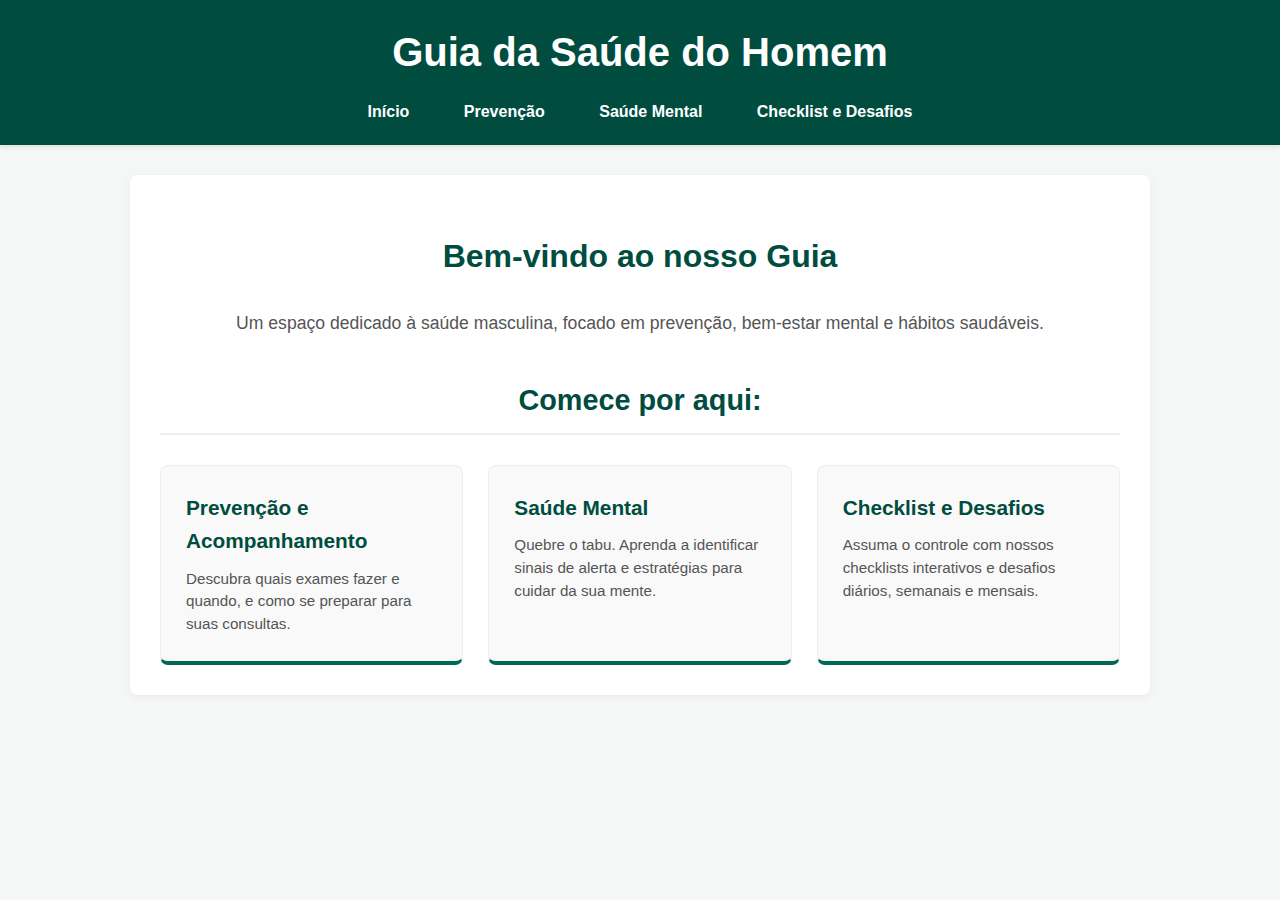
<file: index.html>
<!DOCTYPE html>
<html lang="pt-br">
<head>
    <meta charset="UTF-8">
    <meta name="viewport" content="width=device-width, initial-scale=1.0">
    <link rel="stylesheet" href="style.css">
    <title>Guia da Saúde do Homem</title>
</head>
<body>

    <header>
        <h1><a href="index.html">Guia da Saúde do Homem</a></h1>
        <nav aria-label="Navegação principal">
            <ul>
                <li><a href="index.html" aria-current="page">Início</a></li>
                <li><a href="prevencao.html">Prevenção</a></li>
                <li><a href="saude-mental.html">Saúde Mental</a></li>
                <li><a href="checklist.html">Checklist e Desafios</a></li>
            </ul>
        </nav>
    </header>

    <div class="container">
        <main>
            <section class="boas-vindas">
                <h2>Bem-vindo ao nosso Guia</h2>
                <p>Um espaço dedicado à saúde masculina, focado em prevenção, bem-estar mental e hábitos saudáveis.</p>
            </section>

            <section class="links-rapidos">
                
                <h3 class="titulo-secao-home">Comece por aqui:</h3>
                
                <div class="grid-links-home">

                    <a href="prevencao.html" class="card-link-home">
                        <h4>Prevenção e Acompanhamento</h4>
                        <p>Descubra quais exames fazer e quando, e como se preparar para suas consultas.</p>
                    </a>
                    
                    <a href="saude-mental.html" class="card-link-home">
                        <h4>Saúde Mental</h4>
                        <p>Quebre o tabu. Aprenda a identificar sinais de alerta e estratégias para cuidar da sua mente.</p>
                    </a>
                    
                    <a href="checklist.html" class="card-link-home">
                        <h4>Checklist e Desafios</h4>
                        <p>Assuma o controle com nossos checklists interativos e desafios diários, semanais e mensais.</p>
                    </a>

                </div>
            </section>
            
        </main>
    </div>

</body>
</html>
</file>
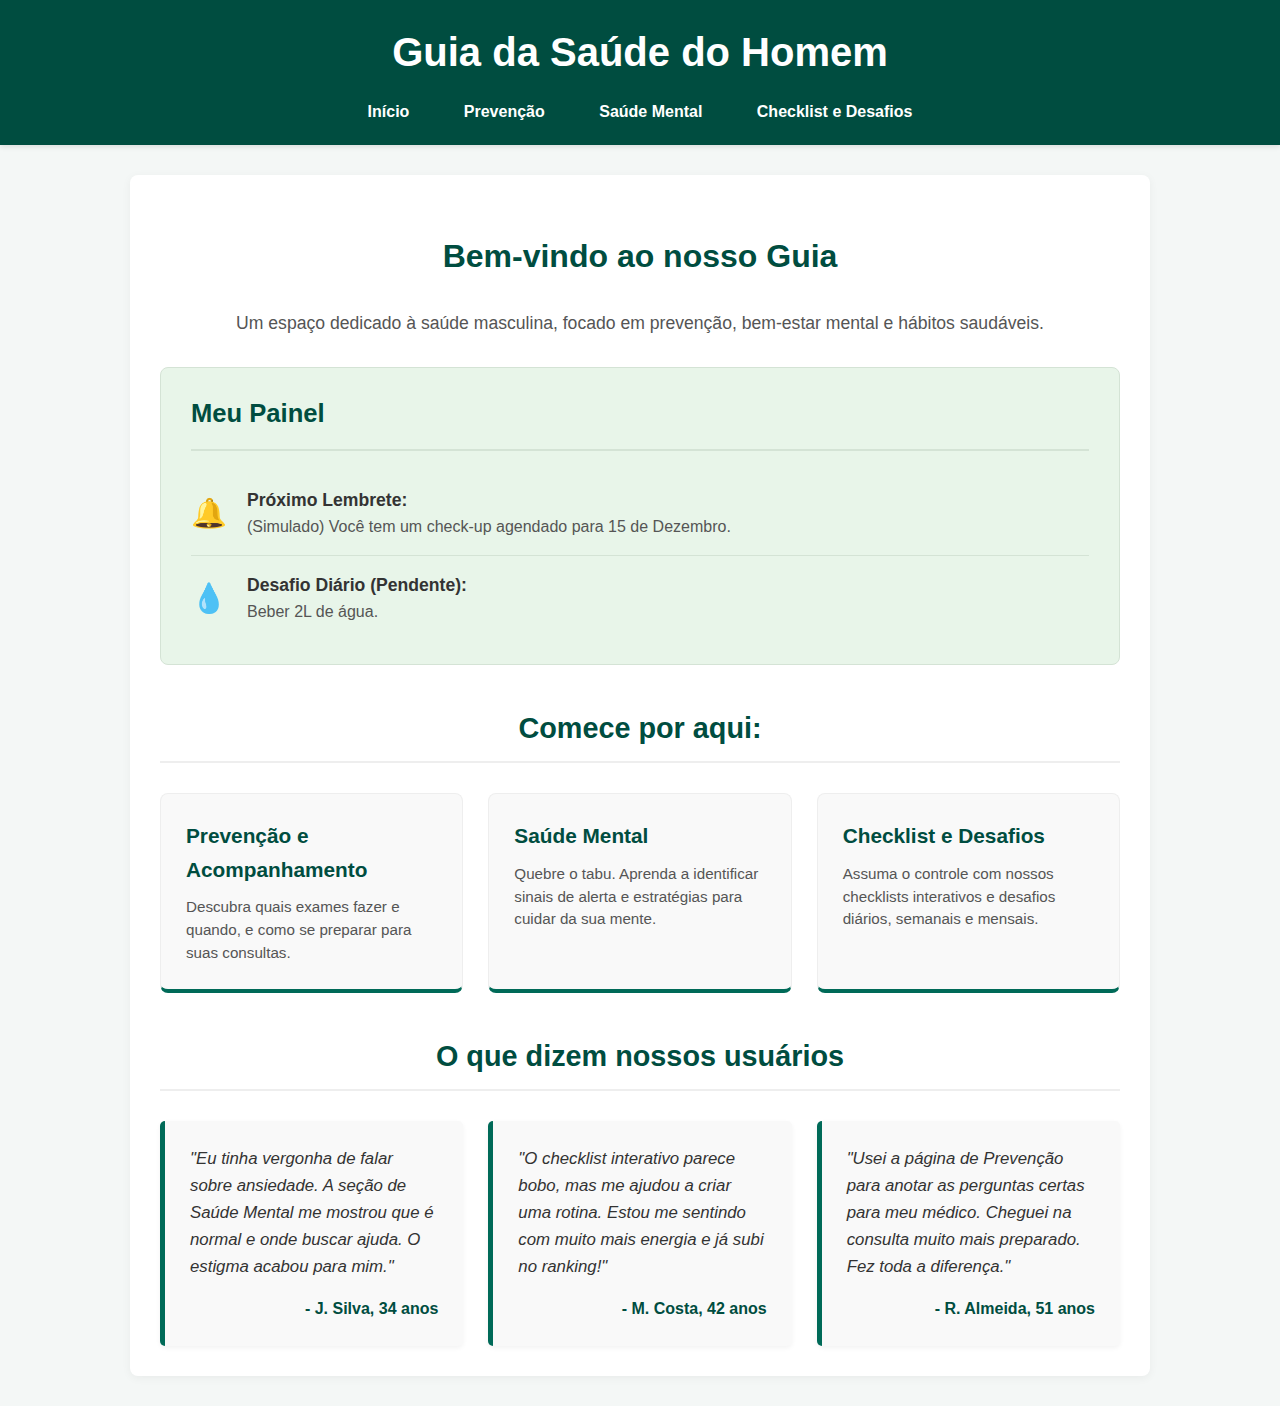
<file: home.html>
<!DOCTYPE html>
<html lang="pt-br">
<head>
    <meta charset="UTF-8">
    <meta name="viewport" content="width=device-width, initial-scale=1.0">
    <link rel="stylesheet" href="style.css">
    <title>Guia da Saúde do Homem</title>
</head>
<body>

    <header>
        <h1><a href="home.html">Guia da Saúde do Homem</a></h1>
        <nav aria-label="Navegação principal">
            <ul>
                <li><a href="home.html" aria-current="page">Início</a></li>
                <li><a href="prevencao.html">Prevenção</a></li>
                <li><a href="saude-mental.html">Saúde Mental</a></li>
                <li><a href="checklist.html">Checklist e Desafios</a></li>
            </ul>
        </nav>
    </header>

    <div class="container">
        <main>
            <section class="boas-vindas">
                <h2>Bem-vindo ao nosso Guia</h2>
                <p>Um espaço dedicado à saúde masculina, focado em prevenção, bem-estar mental e hábitos saudáveis.</p>
            </section> 

            <section class="painel-rapido">
                <h3>Meu Painel</h3>
                <ul class="painel-lista"> 
                    <li>
                        <span class="painel-icone">🔔</span>
                        <div class="painel-texto">
                            <strong>Próximo Lembrete:</strong>
                            <span>(Simulado) Você tem um check-up agendado para 15 de Dezembro.</span>
                        </div>
                    </li>
                    <li>
                        <span class="painel-icone">💧</span>
                        <div class="painel-texto">
                            <strong>Desafio Diário (Pendente):</strong>
                            <span>Beber 2L de água.</span>
                        </div>
                        
                </ul>
            </section>

            <section class="links-rapidos">
                
                
                <h3 class="titulo-secao-home">Comece por aqui:</h3>
                
                
                <div class="grid-links-home">

                    <a href="prevencao.html" class="card-link-home">
                        <h4>Prevenção e Acompanhamento</h4>
                        <p>Descubra quais exames fazer e quando, e como se preparar para suas consultas.</p>
                    </a>
                    
                    <a href="saude-mental.html" class="card-link-home">
                        <h4>Saúde Mental</h4>
                        <p>Quebre o tabu. Aprenda a identificar sinais de alerta e estratégias para cuidar da sua mente.</p>
                    </a>
                    
                    <a href="checklist.html" class="card-link-home">
                        <h4>Checklist e Desafios</h4>
                        <p>Assuma o controle com nossos checklists interativos e desafios diários, semanais e mensais.</p>
                    </a>

                </div>

            <section class="depoimentos">
                    <h3 class="titulo-secao-home">O que dizem nossos usuários</h3>
    
                <div class="grid-depoimentos">
        
                <div class="card-depoimento">
                    <p class="depoimento-texto">"Eu tinha vergonha de falar sobre ansiedade. A seção de Saúde Mental me mostrou que é normal e onde buscar ajuda. O estigma acabou para mim."</p>
                    <p class="depoimento-autor">- J. Silva, 34 anos</p>
                </div>
        
                <div class="card-depoimento">
                    <p class="depoimento-texto">"O checklist interativo parece bobo, mas me ajudou a criar uma rotina. Estou me sentindo com muito mais energia e já subi no ranking!"</p>
                    <p class="depoimento-autor">- M. Costa, 42 anos</p>
                </div>

                <div class="card-depoimento">
                    <p class="depoimento-texto">"Usei a página de Prevenção para anotar as perguntas certas para meu médico. Cheguei na consulta muito mais preparado. Fez toda a diferença."</p>
                    <p class="depoimento-autor">- R. Almeida, 51 anos</p>
                </div>

    </div>
</section>
            </section>
            
        </main>
    </div>

</body>
</html>
</file>
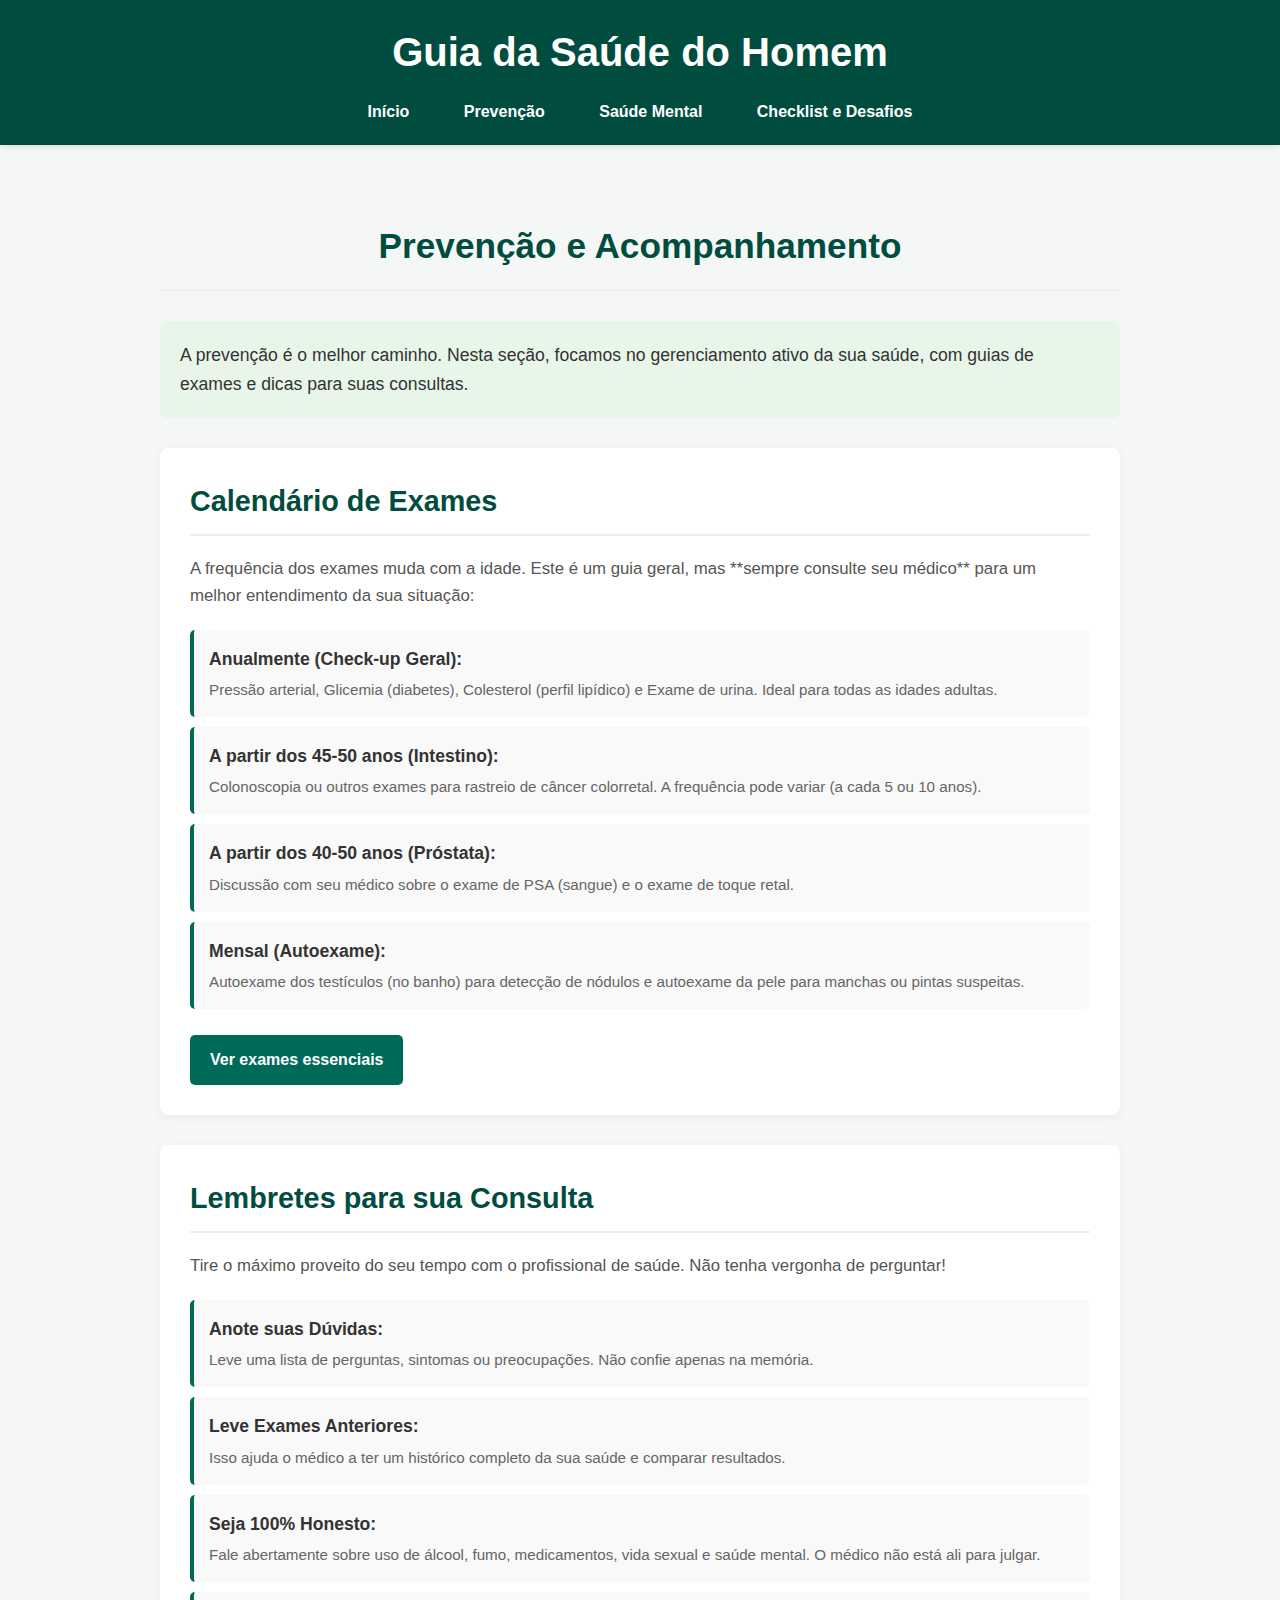
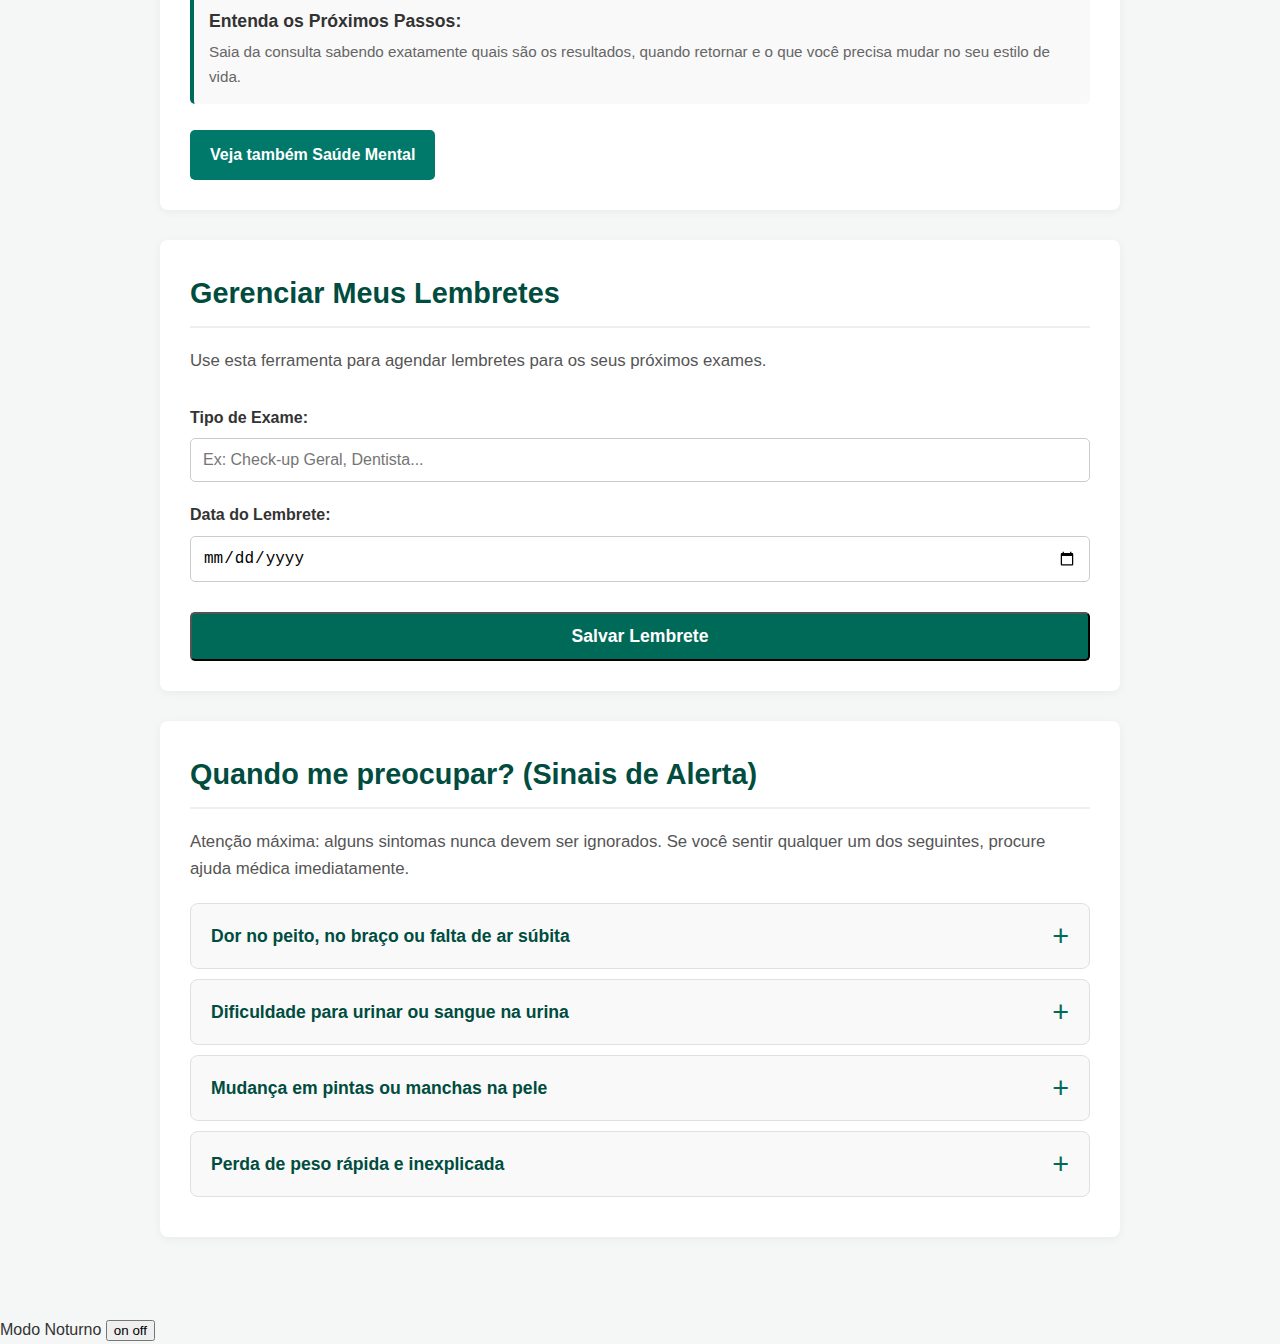
<file: prevencao.html>
<!DOCTYPE html>
<html lang="pt-br">
<head>
    <meta charset="UTF-8">
    <meta name="viewport" content="width=device-width, initial-scale=1.0">
    <link rel="stylesheet" href="style.css">
    <title>Prevenção - Saúde do Homem</title>
</head>
<body>

    <header>
        <h1><a href="home.html">Guia da Saúde do Homem</a></h1>
        <nav>
            <ul>
                <li><a href="home.html">Início</a></li>
                <li><a href="prevencao.html">Prevenção</a></li>
                <li><a href="saude-mental.html">Saúde Mental</a></li>
                <li><a href="checklist.html">Checklist e Desafios</a></li>
            </ul>
        </nav>
    </header>

    <main>
        <section class="container-prevencao"> 
            
            <h1>Prevenção e Acompanhamento</h1>

            <div class="intro-section">
                <p>A prevenção é o melhor caminho. Nesta seção, focamos no gerenciamento ativo da sua saúde, com guias de exames e dicas para suas consultas.</p>
            </div>

            <section class="card-topico" id="calendario">
                <div class="card-header">
                    <h2>Calendário de Exames</h2>
                </div>
                <p>A frequência dos exames muda com a idade. Este é um guia geral, mas **sempre consulte seu médico** para um melhor entendimento da sua situação:</p>
                
                <ul class="checklist-items">
                    <li>
                        <strong>Anualmente (Check-up Geral):</strong>
                        <p class="item-description">Pressão arterial, Glicemia (diabetes), Colesterol (perfil lipídico) e Exame de urina. Ideal para todas as idades adultas.</p>
                    </li>
                    <li>
                        <strong>A partir dos 45-50 anos (Intestino):</strong>
                        <p class="item-description">Colonoscopia ou outros exames para rastreio de câncer colorretal. A frequência pode variar (a cada 5 ou 10 anos).</p>
                    </li>
                    <li>
                        <strong>A partir dos 40-50 anos (Próstata):</strong>
                        <p class="item-description">Discussão com seu médico sobre o exame de PSA (sangue) e o exame de toque retal.</p>
                    </li>
                    <li>
                        <strong>Mensal (Autoexame):</strong>
                        <p class="item-description">Autoexame dos testículos (no banho) para detecção de nódulos e autoexame da pele para manchas ou pintas suspeitas.</p>
                    </li>
                </ul>
                <a href="checklist.html" class="btn btn-primary">Ver exames essenciais</a>
            </section>

            <section class="card-topico" id="consultas">
                <div class="card-header">
                    <h2>Lembretes para sua Consulta</h2>
                </div>
                <p>Tire o máximo proveito do seu tempo com o profissional de saúde. Não tenha vergonha de perguntar!</p>
                
                <ul class="checklist-items">
                    <li>
                        <strong>Anote suas Dúvidas:</strong>
                        <p class="item-description">Leve uma lista de perguntas, sintomas ou preocupações. Não confie apenas na memória.</p>
                    </li>
                    <li>
                        <strong>Leve Exames Anteriores:</strong>
                        <p class="item-description">Isso ajuda o médico a ter um histórico completo da sua saúde e comparar resultados.</p>
                    </li>
                    <li>
                        <strong>Seja 100% Honesto:</strong>
                        <p class="item-description">Fale abertamente sobre uso de álcool, fumo, medicamentos, vida sexual e saúde mental. O médico não está ali para julgar.</p>
                    </li>
                    <li>
                        <strong>Entenda os Próximos Passos:</strong>
                        <p class="item-description">Saia da consulta sabendo exatamente quais são os resultados, quando retornar e o que você precisa mudar no seu estilo de vida.</p>
                    </li>
                </ul>
                <a href="saude-mental.html" class="btn btn-secondary">Veja também Saúde Mental</a>
            </section>

            <section class="card-topico" id="gerenciar-lembretes">
                <div class="card-header">
                    <h2>Gerenciar Meus Lembretes</h2>
                </div>
                <p>Use esta ferramenta para agendar lembretes para os seus próximos exames.</p>

                <div id="lista-lembretes-container">
                    </div>

                <form id="lembrete-form">
                    
                    <label for="lembrete-nome">Tipo de Exame:</label>
                    <input type="text" id="lembrete-nome" placeholder="Ex: Check-up Geral, Dentista..." required>

                    <label for="lembrete-data">Data do Lembrete:</label>
                    <input type="date" id="lembrete-data" required>
                    
                    <div id="lembrete-success" class="success-text"></div>

                    <button type="submit" class="btn btn-primary">Salvar Lembrete</button>

                </form>
            </section>
            <section class="card-topico" id="sinais-alerta">
                <div class="card-header">
                    <h2>Quando me preocupar? (Sinais de Alerta)</h2>
                </div>
                <p>Atenção máxima: alguns sintomas nunca devem ser ignorados. Se você sentir qualquer um dos seguintes, procure ajuda médica imediatamente.</p>
            
                <div class="toggle-list">
                    
                    <details>
                        <summary>Dor no peito, no braço ou falta de ar súbita</summary>
                        <div class="toggle-content">
                            <p><strong>Ação Imediata:</strong> Procure atendimento de emergência (ligue 192 ou vá ao hospital). Estes são sinais clássicos de um infarto ou problema cardíaco. Não espere.</p>
                        </div>
                    </details>
            
                    <details>
                        <summary>Dificuldade para urinar ou sangue na urina</summary>
                        <div class="toggle-content">
                            <p><strong>Ação:</strong> Marque uma consulta com um urologista. Isso pode indicar problemas na próstata, infecções ou outras condições sérias. Não é "normal" do envelhecimento.</p>
                        </div>
                    </details>
            
                    <details>
                        <summary>Mudança em pintas ou manchas na pele</summary>
                        <div class="toggle-content">
                            <p><strong>Ação:</strong> Consulte um dermatologista. Mudanças na cor, formato, tamanho ou borda de uma pinta são sinais de alerta para o câncer de pele.</p>
                        </div>
                    </details>

                    <details>
                        <summary>Perda de peso rápida e inexplicada</summary>
                        <div class="toggle-content">
                            <p><strong>Ação:</strong> Agende um check-up com seu médico. Perder peso sem tentar pode ser um sinal de diversas condições subjacentes, incluindo diabetes ou câncer.</p>
                        </div>
                    </details>

                </div>
            </section>

        </section> </main>
    <div class="accessibility-fixed-btn">
        <div class="switch">
            <label 
                for="switch-button"
                class="switch__label">
                Modo Noturno
            </label>
            <button
                id="switch-button" 
                class="switch__button"
                role="switch"
                aria-checked="false">
                <span class="button__text--on">on</span>
                <span class="button__text--off">off</span>
            </button>
        </div>
    </div>
    
    <script src="accessibility.js" defer></script>
    <script>
        // 1. Seleciona os elementos do formulário e da lista
        const lembreteForm = document.getElementById('lembrete-form');
        const lembreteNomeInput = document.getElementById('lembrete-nome');
        const lembreteDataInput = document.getElementById('lembrete-data');
        const lembreteSuccess = document.getElementById('lembrete-success');
        const listaContainer = document.getElementById('lista-lembretes-container');

        // 2. Função para formatar a data (AAAA-MM-DD -> DD/MM/AAAA)
        function formatarData(data) {
            const [ano, mes, dia] = data.split('-');
            return `${dia}/${mes}/${ano}`;
        }

        // 3. Função para adicionar um item de lembrete na tela
        function adicionarLembreteNaTela(nome, data) {
            const dataFormatada = formatarData(data);

            const divLembrete = document.createElement('div');
            divLembrete.className = 'item-lembrete';
            
            // Guarda os dados no elemento (para ser fácil de apagar)
            divLembrete.dataset.nome = nome;
            divLembrete.dataset.data = data;

            divLembrete.innerHTML = `
                <div class="item-lembrete-texto">
                    <strong>${nome}</strong>
                    <span>${dataFormatada}</span>
                </div>
                <button class="item-lembrete-apagar" title="Apagar lembrete">X</button>
            `;

            // Adiciona o novo lembrete à lista na tela
            listaContainer.appendChild(divLembrete);
        }

        // 4. Função para carregar lembretes do localStorage
        function carregarLembretes() {
            const lembretesSalvos = JSON.parse(localStorage.getItem('meusLembretes')) || [];
            listaContainer.innerHTML = ''; // Limpa a lista antes de carregar
            lembretesSalvos.forEach(lembrete => {
                adicionarLembreteNaTela(lembrete.nome, lembrete.data);
            });
        }

        // 5. Função para salvar o lembrete no localStorage
        function salvarLembrete(nome, data) {
            const lembretesSalvos = JSON.parse(localStorage.getItem('meusLembretes')) || [];
            lembretesSalvos.push({ nome: nome, data: data });
            localStorage.setItem('meusLembretes', JSON.stringify(lembretesSalvos));
        }

        // 6. Função para apagar o lembrete
        function apagarLembrete(nome, data) {
            let lembretesSalvos = JSON.parse(localStorage.getItem('meusLembretes')) || [];
            // Filtra o array, removendo o item que queremos apagar
            lembretesSalvos = lembretesSalvos.filter(l => l.nome !== nome || l.data !== data);
            // Salva o novo array (sem o item)
            localStorage.setItem('meusLembretes', JSON.stringify(lembretesSalvos));
            // Recarrega a lista na tela
            carregarLembretes();
        }

        // 7. Event Listener do Formulário (O que acontece ao clicar em "Salvar")
        lembreteForm.addEventListener('submit', (event) => {
            event.preventDefault(); // Impede a página de recarregar

            // Pega os valores
            const nome = lembreteNomeInput.value;
            const data = lembreteDataInput.value;

            // Adiciona na tela
            adicionarLembreteNaTela(nome, data);
            
            // Salva no localStorage
            salvarLembrete(nome, data);

            // Mostra a mensagem de sucesso
            lembreteSuccess.textContent = '✅ Lembrete salvo com sucesso!';
            lembreteSuccess.style.display = 'block';
            lembreteForm.reset(); // Limpa o formulário

            setTimeout(() => {
                lembreteSuccess.style.display = 'none';
            }, 4000);
        });

        // 8. Event Listener para os botões de APAGAR
        listaContainer.addEventListener('click', (event) => {
            // Verifica se o clique foi no botão de apagar
            if (event.target.classList.contains('item-lembrete-apagar')) {
                const item = event.target.closest('.item-lembrete');
                const nome = item.dataset.nome;
                const data = item.dataset.data;
                apagarLembrete(nome, data);
            }
        });

        // 9. CARREGA TUDO: Chama a função para carregar os lembretes assim que a página abre
        carregarLembretes();

    </script>

</body>
</html>
</file>
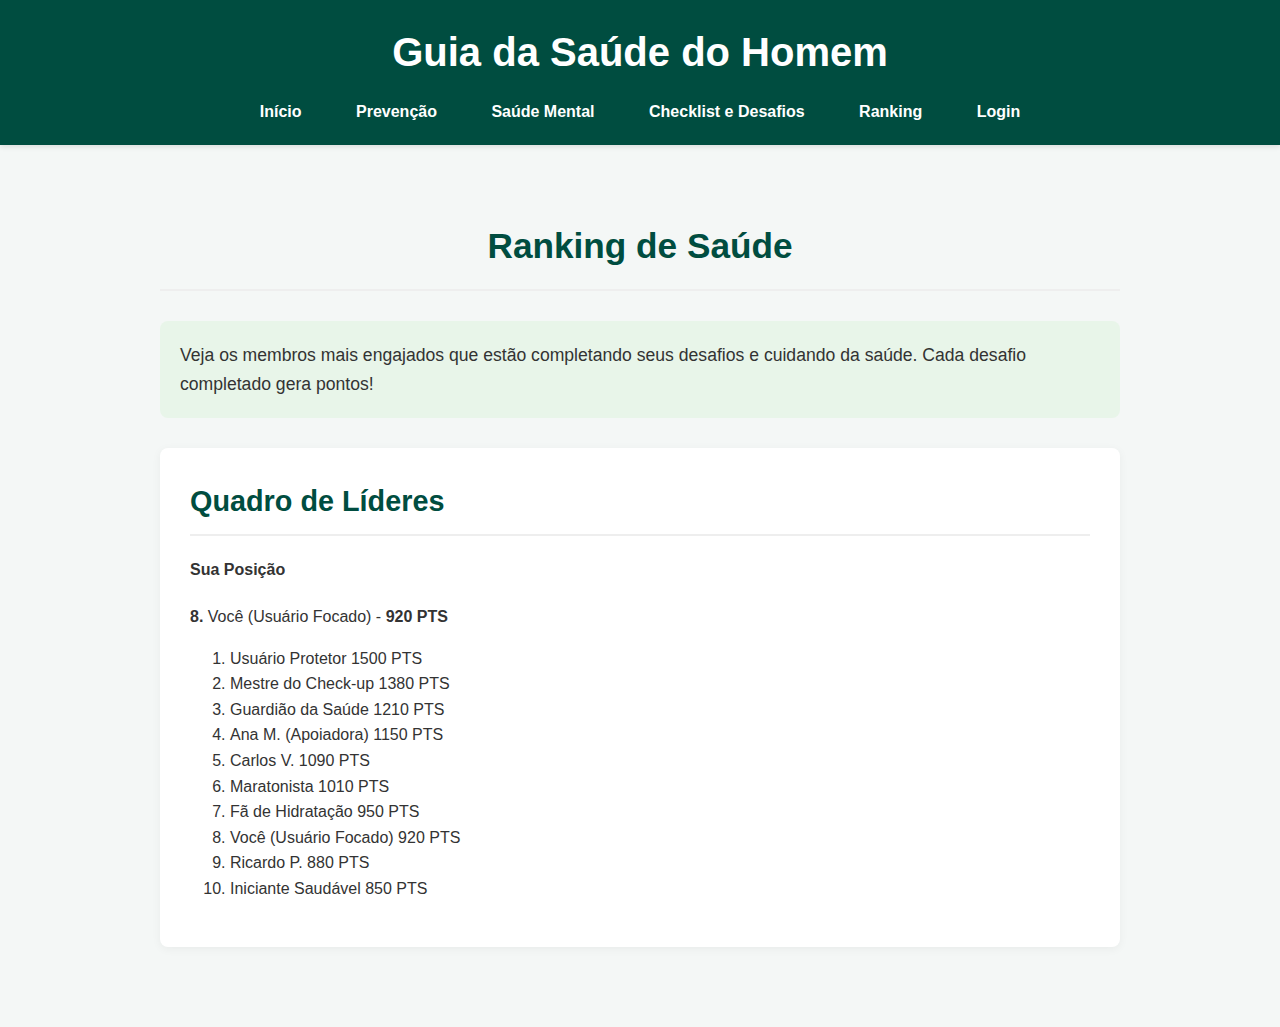
<file: ranking.html>
<!DOCTYPE html>
<html lang="pt-br">
<head>
    <meta charset="UTF-8">
    <meta name="viewport" content="width=device-width, initial-scale=1.0">
    <link rel="stylesheet" href="style.css">
    <title>Ranking - Guia da Saúde do Homem</title>
</head>
<body>

    <header>
        <h1><a href="index.html">Guia da Saúde do Homem</a></h1>
        <nav aria-label="Navegação principal">
            <ul>
                <li><a href="index.html">Início</a></li>
                <li><a href="prevencao.html">Prevenção</a></li>
                <li><a href="saude-mental.html">Saúde Mental</a></li>
                <li><a href="checklist.html">Checklist e Desafios</a></li>
                <li><a href="ranking.html" aria-current="page">Ranking</a></li>
                <li><a href="login.html" class="login-link-nav">Login</a></li>
            </ul>
        </nav>
    </header>

    <main>
        <section class="container-prevencao"> 
            
            <h1>Ranking de Saúde</h1>

            <div class="intro-section">
                <p>Veja os membros mais engajados que estão completando seus desafios e cuidando da saúde. Cada desafio completado gera pontos!</p>
            </div>

            <section class="card-topico" id="ranking-board">
                <div class="card-header">
                    <h2>Quadro de Líderes</h2>
                </div>
                
                <div class="user-rank-highlight">
                    <h4>Sua Posição</h4>
                    <p><strong>8.</strong> Você (Usuário Focado) - <strong>920 PTS</strong></p>
                </div>

                <ol class="leaderboard-list">
                    <li>
                        <span class="rank-name">Usuário Protetor</span>
                        <span class="rank-score">1500 PTS</span>
                    </li>
                    <li>
                        <span class="rank-name">Mestre do Check-up</span>
                        <span class="rank-score">1380 PTS</span>
                    </li>
                    <li>
                        <span class="rank-name">Guardião da Saúde</span>
                        <span class="rank-score">1210 PTS</span>
                    </li>
                    <li>
                        <span class="rank-name">Ana M. (Apoiadora)</span>
                        <span class="rank-score">1150 PTS</span>
                    </li>
                    <li>
                        <span class="rank-name">Carlos V.</span>
                        <span class="rank-score">1090 PTS</span>
                    </li>
                    <li>
                        <span class="rank-name">Maratonista</span>
                        <span class="rank-score">1010 PTS</span>
                    </li>
                    <li>
                        <span class="rank-name">Fã de Hidratação</span>
                        <span class="rank-score">950 PTS</span>
                    </li>
                    <li>
                        <span class="rank-name">Você (Usuário Focado)</span>
                        <span class="rank-score">920 PTS</span>
                    </li>
                    <li>
                        <span class="rank-name">Ricardo P.</span>
                        <span class="rank-score">880 PTS</span>
                    </li>
                    <li>
                        <span class="rank-name">Iniciante Saudável</span>
                        <span class="rank-score">850 PTS</span>
                    </li>
                </ol>
            </section>

        </section>
    </main>

</body>
</html>
</file>
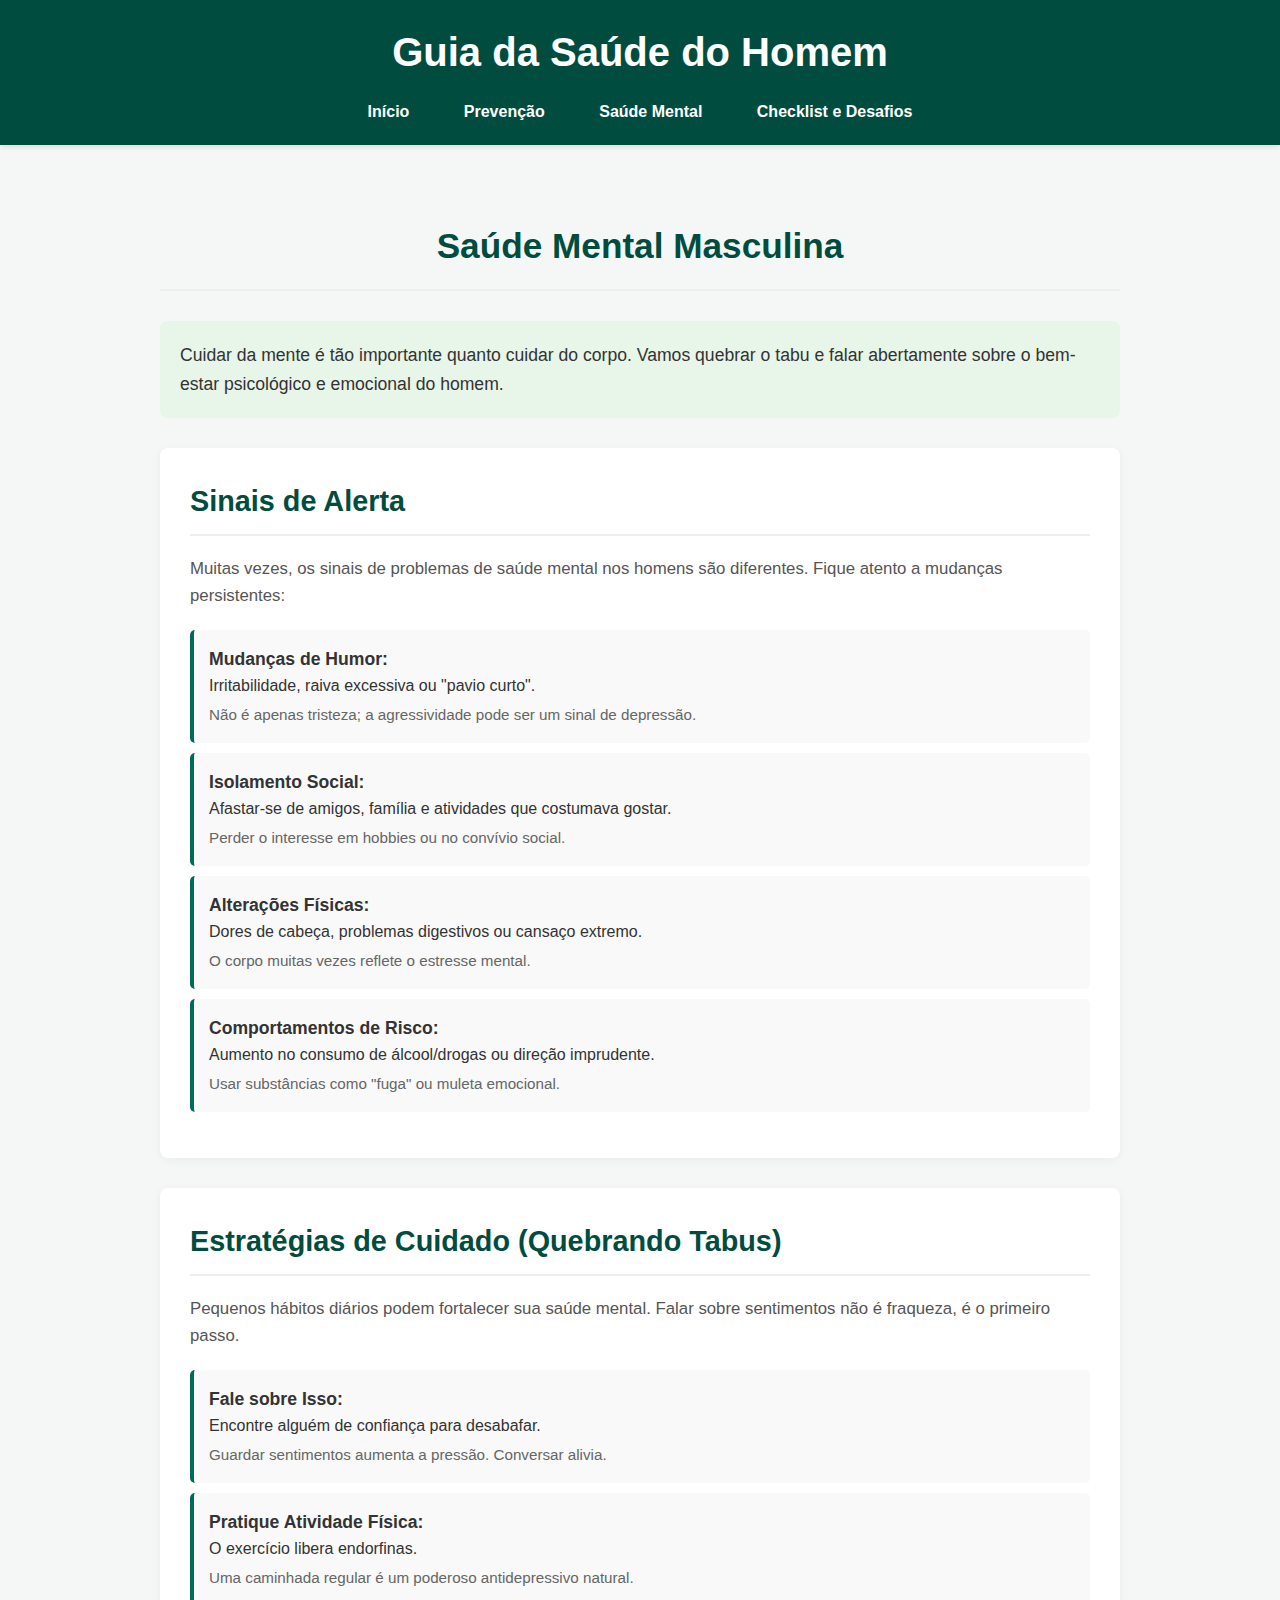
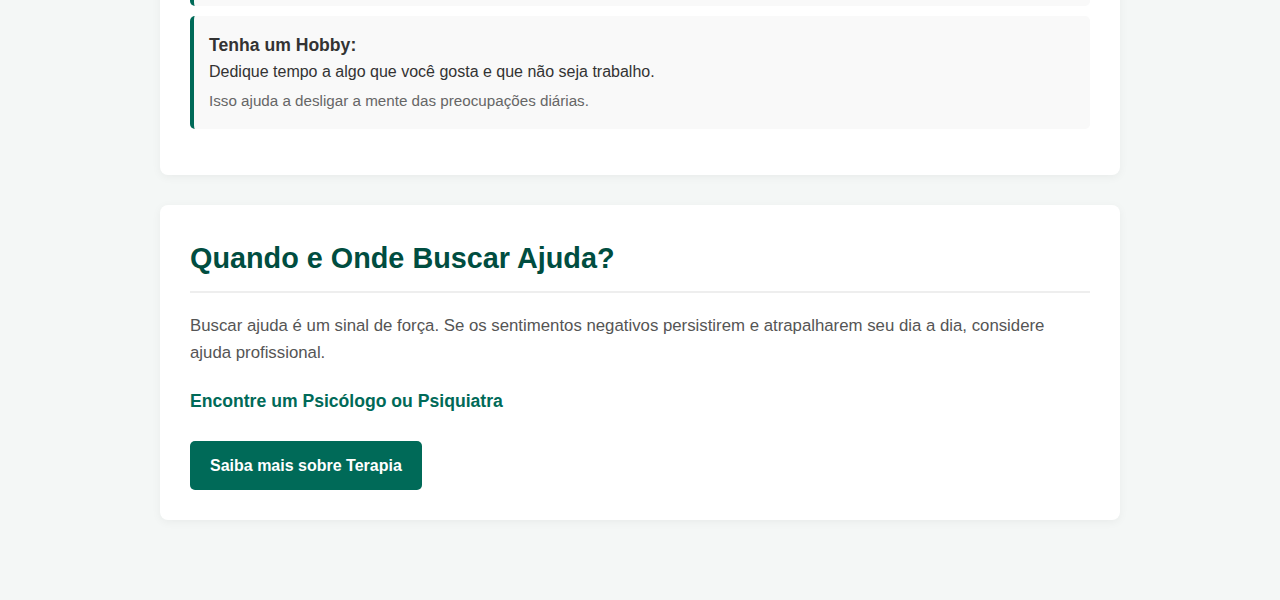
<file: saude-mental.html>
<!DOCTYPE html>
<html lang="pt-br">
<head>
    <meta charset="UTF-8">
    <meta name="viewport" content="width=device-width, initial-scale=1.0">
    <link rel="stylesheet" href="style.css">
    <title>Saúde Mental - Guia da Saúde do Homem</title>
</head>
<body>

    <header>
        <h1><a href="index.html">Guia da Saúde do Homem</a></h1>
        <nav aria-label="Navegação principal">
            <ul>
                <li><a href="index.html">Início</a></li>
                <li><a href="prevencao.html">Prevenção</a></li>
                <li><a href="saude-mental.html" aria-current="page">Saúde Mental</a></li>
                <li><a href="checklist.html">Checklist e Desafios</a></li>
            </ul>
        </nav>
    </header>

    <main>
        <section class="container-prevencao"> 
            
            <h1>Saúde Mental Masculina</h1>

            <div class="intro-section">
                <p>Cuidar da mente é tão importante quanto cuidar do corpo. Vamos quebrar o tabu e falar abertamente sobre o bem-estar psicológico e emocional do homem.</p>
            </div>

            <section class="card-topico" id="sinais">
                <div class="card-header">
                    <h2>Sinais de Alerta</h2>
                </div>
                <p>Muitas vezes, os sinais de problemas de saúde mental nos homens são diferentes. Fique atento a mudanças persistentes:</p>
                
                <ul class="checklist-items">
                    <li>
                        <strong>Mudanças de Humor:</strong> Irritabilidade, raiva excessiva ou "pavio curto".
                        <p class="item-description">Não é apenas tristeza; a agressividade pode ser um sinal de depressão.</p>
                    </li>
                    <li>
                        <strong>Isolamento Social:</strong> Afastar-se de amigos, família e atividades que costumava gostar.
                        <p class="item-description">Perder o interesse em hobbies ou no convívio social.</p>
                    </li>
                    <li>
                        <strong>Alterações Físicas:</strong> Dores de cabeça, problemas digestivos ou cansaço extremo.
                        <p class="item-description">O corpo muitas vezes reflete o estresse mental.</p>
                    </li>
                    <li>
                        <strong>Comportamentos de Risco:</strong> Aumento no consumo de álcool/drogas ou direção imprudente.
                        <p class="item-description">Usar substâncias como "fuga" ou muleta emocional.</p>
                    </li>
                </ul>
            </section>

            <section class="card-topico" id="estrategias">
                <div class="card-header">
                    <h2>Estratégias de Cuidado (Quebrando Tabus)</h2>
                </div>
                <p>Pequenos hábitos diários podem fortalecer sua saúde mental. Falar sobre sentimentos não é fraqueza, é o primeiro passo.</p>
                
                <ul class="checklist-items">
                    <li>
                        <strong>Fale sobre Isso:</strong> Encontre alguém de confiança para desabafar.
                        <p class="item-description">Guardar sentimentos aumenta a pressão. Conversar alivia.</p>
                    </li>
                    <li>
                        <strong>Pratique Atividade Física:</strong> O exercício libera endorfinas.
                        <p class="item-description">Uma caminhada regular é um poderoso antidepressivo natural.</p>
                    </li>
                    <li>
                        <strong>Tenha um Hobby:</strong> Dedique tempo a algo que você gosta e que não seja trabalho.
                        <p class="item-description">Isso ajuda a desligar a mente das preocupações diárias.</p>
                    </li>
                </ul>
            </section>

            <section class="card-topico" id="ajuda">
                <div class="card-header">
                    <h2>Quando e Onde Buscar Ajuda?</h2>
                </div>
                <p>Buscar ajuda é um sinal de força. Se os sentimentos negativos persistirem e atrapalharem seu dia a dia, considere ajuda profissional.</p>
                
                <ul class="resource-links"> 
                    <li><a href="#">Encontre um Psicólogo ou Psiquiatra</a></li>
                    
                </ul>

                <a href="#" class="btn btn-primary">Saiba mais sobre Terapia</a>
            </section>

        </section>
    </main>

</body>
</html>
</file>
<file: style.css>
body {
    margin: 0;
    padding: 0;
    font-family: -apple-system, BlinkMacSystemFont, "Segoe UI", Roboto, Helvetica, Arial, sans-serif;
    background-color: #f4f7f6;
    color: #333; 
    line-height: 1.6;
}

/* Estilização do Cabeçalho */
header {
    background-color: #004d40; 
    color: #ffffff;
    padding: 20px 0;
    text-align: center;
    box-shadow: 0 2px 5px rgba(0, 0, 0, 0.1);
}

header h1 {
    margin: 0;
    font-size: 2.5rem; /* Tamanho maior para o título principal */
}

header h1 a {
    color: #ffffff;
    text-decoration: none; /* Remove o sublinhado do link */
}

/* Estilização da Navegação (Menu) */
header nav {
    margin-top: 15px;
}

header nav ul {
    margin: 0;
    padding: 0;
    list-style: none; /* Remove as "bolinhas" da lista */
}

header nav li {
    display: inline-block; /* Coloca os itens do menu lado a lado */
    margin: 0 15px; /* Espaçamento entre os itens */
}

header nav a {
    color: #ffffff;
    text-decoration: none;
    font-size: 1rem;
    font-weight: bold;
    padding: 5px 10px;
    border-radius: 5px;
    transition: background-color 0.3s ease; /* Efeito suave ao passar o mouse */
}

header nav a:hover {
    background-color: #006a58; /* Muda a cor de fundo ao passar o mouse */
}

/* Conteúdo Principal */
.container {
    max-width: 960px; /* Define uma largura máxima para o conteúdo */
    margin: 30px auto; /* Centraliza o container na tela com espaço em cima/baixo */
    padding: 30px;
    background-color: #ffffff; /* Fundo branco para o "miolo" */
    border-radius: 8px; /* Cantos arredondados */
    box-shadow: 0 2px 10px rgba(0, 0, 0, 0.05); /* Sombra suave */
}

.boas-vindas {
    text-align: center; /* Centraliza o texto de boas-vindas */
}

.boas-vindas h2 {
    font-size: 2rem;
    color: #004d40; /* Usa a mesma cor escura do cabeçalho */
}

.boas-vindas p {
    font-size: 1.1rem;
    color: #555;
}

/* ====================================================== */
/* === ESTILOS DA PÁGINA DE PREVENÇÃO / CHECKLIST === */
/* ====================================================== */

/* O container principal desta página */
.container-prevencao {
    max-width: 960px; /* Largura máxima */
    margin: 30px auto; /* Centraliza na tela */
    padding: 20px;
}

/* O H1 de "Checklist e Desafios" */
.container-prevencao > h1 {
    text-align: center;
    color: #004d40;
    font-size: 2.2rem;
    margin-bottom: 30px;
    border-bottom: 2px solid #eee;
    padding-bottom: 15px;
}

/* A seção de introdução com ícone */
.intro-section {
    display: flex;
    align-items: center;
    gap: 20px;
    background-color: #e8f5e9; /* Um verde bem clarinho */
    padding: 20px;
    border-radius: 8px;
    margin-bottom: 30px;
}

.intro-section .section-icon {
    width: 80px;
    height: 80px;
    border-radius: 50%; /* Deixa o ícone redondo */
}

.intro-section p {
    font-size: 1.1rem;
    margin: 0;
}

/* Estilo base para todos os "cards" de conteúdo */
.card-topico {
    background-color: #ffffff;
    border-radius: 8px;
    padding: 30px;
    margin-bottom: 30px;
    box-shadow: 0 2px 10px rgba(0, 0, 0, 0.05); /* Sombra suave */
}

/* O cabeçalho de cada card (com H2 e ícone) */
.card-header {
    display: flex;
    justify-content: space-between; /* H2 na esquerda, ícone na direita */
    align-items: center;
    border-bottom: 2px solid #eee;
    padding-bottom: 10px;
    margin-bottom: 20px;
}

.card-header h2 {
    margin: 0;
    color: #004d40;
    font-size: 1.8rem;
}

.card-icon {
    width: 40px;
    height: 40px;
}

.card-topico > p { /* Parágrafo logo abaixo do título do card */
    font-size: 1.05rem;
    color: #555;
    margin-bottom: 20px;
}

/* Lista de "Exames" e "Hábitos" */
.checklist-items {
    list-style: none;
    padding-left: 0;
}

.checklist-items li {
    background-color: #f9f9f9; /* Fundo cinza claro para cada item */
    padding: 15px;
    border-radius: 5px;
    margin-bottom: 10px;
    border-left: 4px solid #006a58; /* Destaque na borda esquerda */
}

.checklist-items li strong {
    font-size: 1.1rem;
    color: #333;
    display: block; /* Faz o <strong> ocupar a linha toda */
}

/* A descrição menor dentro de cada item da lista */
.item-description {
    font-size: 0.95rem !important; /* !important força sobrepor outros estilos de <p> */
    color: #666 !important;
    margin: 5px 0 0 0 !important;
    padding: 0 !important;
}

/* Botões ("Saiba Mais", "Receba Dicas") */
.btn {
    display: inline-block;
    text-decoration: none;
    font-weight: bold;
    padding: 12px 20px;
    border-radius: 5px;
    color: #fff;
    margin-top: 10px;
    transition: transform 0.2s ease, box-shadow 0.2s ease;
}

.btn:hover {
    transform: translateY(-2px); /* Efeito de levantar */
    box-shadow: 0 4px 8px rgba(0, 0, 0, 0.1);
}

.btn-primary {
    background-color: #006a58; /* Cor do menu hover */
}

.btn-secondary {
    background-color: #00796b; /* Outro tom de verde */
}

/* Lista de "Recursos Adicionais" */
.resource-links {
    list-style: none;
    padding-left: 0;
}

.resource-links li {
    margin-bottom: 10px;
}

.resource-links a {
    text-decoration: none;
    color: #006a58;
    font-weight: bold;
    font-size: 1.1rem;
}

.resource-links a:hover {
    text-decoration: underline;
}

/* ====================================================== */
/* === ESTILOS DO CHECKLIST INTERATIVO (Sua nova ideia) === */
/* ====================================================== */

.desafio-grupo {
    margin-top: 25px;
    border-top: 1px solid #eee; /* Linha fina para separar os grupos */
    padding-top: 20px;
}

.desafio-grupo h3 {
    color: #004d40;
    margin-bottom: 15px;
}

.checklist-interativo {
    list-style: none;
    padding-left: 0;
}

.checklist-interativo li {
    font-size: 1.1rem;
    margin-bottom: 12px;
    display: flex; /* Alinha o checkbox e o texto */
    align-items: center;
}

.checklist-interativo input[type="checkbox"] {
    width: 20px;
    height: 20px;
    margin-right: 12px;
    flex-shrink: 0; 
}

.checklist-interativo label {
    cursor: pointer; /* Mouse vira "mãozinha" */
    color: #333;
    transition: color 0.3s ease;
}

/* O efeito de riscar o texto quando marcado */
.checklist-interativo input[type="checkbox"]:checked + label {
    color: #888;
    text-decoration: line-through;
}
/*Pagina de login */
.center-page {
    min-height: 100vh;
    display: flex;
    align-items: center;
    justify-content: center;
    background-color: #b7f0ed; /* Cor de fundo (caso o gradiente falhe) */
    background-image: radial-gradient(circle, #7f9c94, #97e4e0); /* Gradiente de branco para verde-água */
}

.login-container {
background-color: white;
border-radius: 15px;
box-shadow: 0 4px 12px rgba(0, 0, 0, 0.1);
max-width: 900px;
display: flex;
width: 100%;
overflow: hidden;
}
/*Coluna da esquerda do cadastro*/
.login-form-area {
    padding: 40px;
    flex-basis: 60%;
    display: flex;
    flex-direction: column; /*emppilha os itens na vertical*/
    align-items: center;
    text-align: left;
}

.login-form-area p {
    text-align: center; 
    margin-top: 20px;
}

.login-form-area p a {
    color: #888; /* Define um cinza discreto */
    text-decoration: none; /* Tira o sublinhado */
}

/*Coluna da Direita*/
.login-side-promo {
    display: flex;
    flex-direction: column; /* Empilha os itens verticalmente */
    align-items: center;
    justify-content: center;
    padding: 40px;
    flex-basis: 40%;
    background-image: url('teclado.jpg'); /* 1. O caminho para a imagem */
    background-size: cover;               /* 2. Garante que a imagem cubra toda a área */
    background-position: center;          /* 3. Centraliza a imagem no fundo */
    color: white;
    
}

.login-form-area form {
    display: flex;
    flex-direction: column;
    gap: 15px; /* Espaço entre os itens (email, senha) */
    align-self: stretch;
}

.login-form-area button {
    background-color: #004d40; /* Seu VERDE ESCURO */
    color: white;
    border: none;
    padding: 12px;
    border-radius: 50px; /* Arredondado como no modelo */
    cursor: pointer;
    font-weight: bold;
    margin-top: 20px;
    width: 100%;
}

/*linha*/
.login-form-area input {
    border: none;
    border-bottom: 2px solid #ccc; /* Linha cinza clara */
    outline: none; /* Remove a borda ao clicar */
    width: 100%; /* Faz o input ocupar todo o espaço */
    padding-bottom: 5px; /* Um respiro abaixo do texto */
}
/*linha mudar de cor quando usuario clicar*/
.login-form-area input:focus {
    border-bottom-color: #004d40; /* <-- Use o seu verde escuro */
}
/* Estilo do link/botão "Cadastrar" na coluna verde */
.btn-cadastro-side {
    color: white;           
    text-decoration: none;  /* Remove o sublinhado */
    border: 1px solid white; /* A borda fina e branca */
    padding: 10px 20px;      /* Espaçamento interno */
    border-radius: 5px;      
    margin-top: 20px;        /* Espaço para separar do texto acima */
}


/* ESTILIZAÇÃO DOS BLOCOS DA PAGINA INICIAL:" */
.titulo-secao-home {
    font-size: 1.8rem;
    color: #004d40; 
    text-align: center;
    border-bottom: 2px solid #eee;
    padding-bottom: 10px;
    margin-top: 40px; /* Espaço depois da msg de boas-vindas */
    margin-bottom: 30px;
}

/* O "grid" que vai segurar os 3 cards */
.grid-links-home {
    display: grid;
    /* Isso cria 3 colunas de tamanho igual */
    grid-template-columns: repeat(3, 1fr);
    gap: 25px; /* Espaço entre os cards */
}

/* O card de link individual */
.card-link-home {
    display: block; /* Faz o link <a> se comportar como um bloco */
    background-color: #f9f9f9; /* Fundo levemente cinza */
    border: 1px solid #eee;
    border-radius: 8px;
    padding: 25px;
    text-decoration: none; /* Remove sublinhado do link */
    color: #333;
    transition: transform 0.3s ease, box-shadow 0.3s ease;
    border-bottom: 4px solid #006a58; /* Destaque verde escuro */
}

/* Efeito de "levantar" o card ao passar o mouse */
.card-link-home:hover {
    transform: translateY(-5px);
    box-shadow: 0 5px 15px rgba(0, 0, 0, 0.07);
}

/* Título de cada card (H4) */
.card-link-home h4 {
    font-size: 1.3rem;
    color: #004d40; /* Título do card verde */
    margin: 0 0 10px 0;
}

/* Texto descritivo de cada card (P) */
.card-link-home p {
    font-size: 0.95rem;
    color: #555;
    margin: 0;
    line-height: 1.5;
}

/* --- Ajuste para Telas Pequenas (Celulares) --- */
/* Esta parte é importante para o site funcionar bem no celular */
@media (max-width: 768px) {
    .grid-links-home {
        /* Em telas pequenas, faz os cards ficarem um abaixo do outro */
        grid-template-columns: 1fr;
    }
}

.painel-rapido {
    /* Reutiliza o estilo da "intro-section" */
    background-color: #e8f5e9; 
    border-radius: 8px;
    padding: 25px 30px;
    margin-top: 30px; /* Espaço após o "Bem-vindo" */
    margin-bottom: 30px; /* Espaço antes do "Comece por aqui" */
    border: 1px solid #d4e3d5;
}

.painel-rapido h3 {
    margin: 0 0 20px 0;
    color: #004d40;
    font-size: 1.6rem;
    padding-bottom: 15px;
    border-bottom: 2px solid #d4e3d5;
}

.painel-lista {
    list-style: none;
    padding: 0;
    margin: 0;
}

.painel-lista li {
    display: flex;
    align-items: center;
    padding: 15px 0;
}

/* Adiciona uma linha entre os itens */
.painel-lista li + li {
    border-top: 1px solid #d4e3d5;
}

.painel-icone {
    font-size: 1.8rem;
    margin-right: 20px;
}

.painel-texto {
    flex-grow: 1; /* Faz o texto ocupar o espaço disponível */
}

.painel-texto strong {
    display: block; /* Faz o título ficar em cima */
    color: #333;
    font-size: 1.1rem;
}

.painel-texto span {
    color: #555;
    font-size: 1rem;
}

/* O botão "Ir para o Checklist" */
.painel-link {
    background-color: #006a58;
    color: #ffffff;
    text-decoration: none;
    padding: 8px 12px;
    border-radius: 5px;
    font-weight: bold;
    font-size: 0.9rem;
    transition: background-color 0.2s ease;
    flex-shrink: 0; /* Impede que o botão encolha */
}

.painel-link:hover {
    background-color: #004d40;
}

/*DEPOIMENTOS */
.depoimentos {
    margin-top: 40px; /* Espaço para separar dos cards de cima */
}

/* Criamos um grid para os depoimentos */
.grid-depoimentos {
    display: grid;
    /* Reutilizamos a lógica de 3 colunas, igual ao .grid-links-home */
    grid-template-columns: repeat(3, 1fr);
    gap: 25px; /* Espaço entre os cards */
}

.card-depoimento {
    background-color: #f9f9f9; /* Um fundo cinza-claro */
    border-radius: 5px;
    padding: 25px;
    /* Destaque de "citação" */
    border-left: 5px solid #006a58; 
    box-shadow: 0 2px 5px rgba(0,0,0,0.05);
}

.depoimento-texto {
    font-size: 1.05rem;
    color: #333;
    font-style: italic; /* Itálico para parecer citação */
    margin: 0 0 15px 0;
    line-height: 1.6;
}

.depoimento-autor {
    font-size: 1rem;
    font-weight: bold;
    color: #004d40; /* Cor verde principal */
    text-align: right; /* Alinha o autor à direita */
    margin: 0;
}

/* PREVENCAO: PARTE DE QUANDO ME PREUCUPAR*/

.toggle-list {
    margin-top: 20px;
}

/* O card de toggle fechado */
.toggle-list details {
    background: #f9f9f9;
    border: 1px solid #e0e0e0;
    border-radius: 8px;
    margin-bottom: 10px;
}

/* O título clicável (summary) */
.toggle-list summary {
    display: block; /* Remove o marcador de triângulo padrão */
    cursor: pointer;
    padding: 18px 20px;
    font-size: 1.1rem;
    font-weight: bold;
    color: #004d40; /* Cor do tema */
    position: relative; /* Para posicionar o '+' */
    transition: background-color 0.2s ease;
}

/* Remove o marcador (seta) em todos os navegadores */
.toggle-list summary::-webkit-details-marker { display: none; }
.toggle-list summary::marker { display: none; }

.toggle-list summary:hover {
    background-color: #f0f0f0;
}

/* Adiciona nosso próprio ícone '+' (fechado) */
.toggle-list summary::after {
    content: '+'; /* Sinal de mais */
    position: absolute;
    right: 20px;
    top: 50%;
    transform: translateY(-50%);
    font-size: 1.8rem;
    font-weight: 300; /* Uma fonte mais fina para o '+' */
    color: #006a58;
}

/* Quando o card está aberto (details[open]) */
.toggle-list details[open] summary {
    border-bottom: 1px solid #d4e3d5; /* Linha que separa o título do conteúdo */
}

/* Muda o ícone para '−' (aberto) */
.toggle-list details[open] summary::after {
    content: '−'; /* Sinal de menos (UTF-8) */
}

/* O conteúdo que é revelado */
.toggle-content {
    padding: 20px;
}

.toggle-content p {
    margin: 0;
    line-height: 1.6;
    color: #333;
}

/* Dá um destaque vermelho ao "Ação Imediata" */
.toggle-content strong {
    color: #c9302c; /* Um tom de vermelho alerta */
    display: block;
    margin-bottom: 5px;
}

/* ====================================================== */
/* === AJUSTE: CENTRALIZAR SEÇÃO "MEU CHECKLIST PESSOAL" === */
/* ====================================================== */

#meus-desafios {
    text-align: center;
    margin: 40px auto;
    max-width: 800px;
    background-color: #f8f8f8;
    padding: 30px;
    border-radius: 12px;
    box-shadow: 0 4px 10px rgba(0, 0, 0, 0.1);
}

#meus-desafios .card-header {
    justify-content: center; /* Centraliza o título e o ícone */
}

#meus-desafios .card-header h2 {
    font-size: 2rem;
}

#meus-desafios .desafio-grupo {
    margin-bottom: 25px;
}

#meus-desafios ul {
    list-style: none;
    padding: 0;
    display: inline-block;
    text-align: left;
}

#meus-desafios li {
    margin: 8px 0;
}

#meus-desafios input[type="checkbox"] {
    margin-right: 10px;
}

.progresso-container {
    width: 100%;
    background-color: #e0e0e0;
    border-radius: 10px;
    height: 20px;
    margin-top: 15px;
    overflow: hidden;
}

#barraProgresso {
    height: 100%;
    width: 0%;
    background-color: #007bff;
    border-radius: 10px;
    transition: width 0.4s ease-in-out;
}

#textoProgresso {
    font-weight: bold;
    margin-top: 5px;
    color: #333;
}


/* Estilo da Mensagem de Sucesso do Cadastro */
.success-text {
    color: #006a58; /* Verde do teu tema */
    font-weight: bold;
    text-align: center;
    margin: 10px 0;
}




/* ===    ESTILOS DO "GERENCIADOR DE LEMBRETES" (PREV)  === */


#lembrete-form {
    margin-top: 20px;
}

/* Formata os campos de texto e data */
#lembrete-form input[type="text"],
#lembrete-form input[type="date"] {
    width: 100%;
    padding: 12px;
    margin-bottom: 20px;
    font-size: 1rem;
    border: 1px solid #ccc;
    border-radius: 5px;
    box-sizing: border-box; /* Garante que o padding não quebre o layout */
}

/* Formata os rótulos (labels) */
#lembrete-form label {
    display: block;
    font-weight: bold;
    color: #333;
    margin-bottom: 8px;
}

/* Esconde a mensagem de sucesso (para só aparecer com JS) */
#lembrete-success {
    display: none;
    margin-bottom: 15px;
}

/* O botão de submit (usando classes que já existem) */
#lembrete-form button {
    width: 100%; /* Faz o botão ocupar a largura toda */
    font-size: 1.1rem;
}

/* ====================================================== */
/* ===    ESTILOS DA LISTA DE LEMBRETES SALVOS (PREV)   === */
/* ====================================================== */

#lista-lembretes-container {
    margin-top: 20px;
    margin-bottom: 30px; /* Separa a lista do formulário */
}

/* Formato de cada item salvo na lista */
.item-lembrete {
    background-color: #f9f9f9;
    padding: 15px;
    border-radius: 5px;
    border-left: 5px solid #006a58; /* Borda verde (tema) */
    display: flex;
    justify-content: space-between;
    align-items: center;
    margin-bottom: 10px;
    box-shadow: 0 1px 3px rgba(0,0,0,0.05);
}

.item-lembrete-texto strong {
    font-size: 1.1rem;
    color: #333;
    display: block; /* Nome em cima */
}

.item-lembrete-texto span {
    font-size: 0.95rem;
    color: #555; /* Data em baixo */
}

/* Botão de apagar (opcional, mas muito bom) */
.item-lembrete-apagar {
    background: none;
    border: none;
    font-size: 1.3rem;
    color: #b91c1c; /* Vermelho */
    cursor: pointer;
    transition: transform 0.2s ease;
}
.item-lembrete-apagar:hover {
    transform: scale(1.2);
}

/* ====================================================== */
/* ===    ESTILOS DO FORMULÁRIO DE NOVOS DESAFIOS     === */
/* ====================================================== */

#desafio-form {
    margin-top: 20px;
}

/* Formata os campos de texto e select */
#desafio-form input[type="text"],
#desafio-form select {
    width: 100%;
    padding: 12px;
    margin-bottom: 20px;
    font-size: 1rem;
    border: 1px solid #ccc;
    border-radius: 5px;
    box-sizing: border-box; 
}

#desafio-form label {
    display: block;
    font-weight: bold;
    color: #333;
    margin-bottom: 8px;
}

#desafio-success {
    display: none;
    margin-bottom: 15px;
}

#desafio-form button {
    width: 100%;
    font-size: 1.1rem;
}



/* * Faz a label (texto) do desafio crescer e ocupar o espaço,
 * empurrando o botão de apagar para a direita.
*/
.checklist-interativo li label {
    flex-grow: 1; /* Faz o texto ocupar o espaço */
    margin-right: 10px; /* Espaço antes do botão 'X' */
}

/* O botão 'X' de apagar */
.desafio-apagar {
    background: none;
    border: none;
    font-size: 1.3rem;
    font-weight: bold;
    color: #b91c1c; /* Vermelho */
    cursor: pointer;
    transition: transform 0.2s ease;
    padding: 0 5px;
    flex-shrink: 0; /* Impede o botão de encolher */
}
.desafio-apagar:hover {
    transform: scale(1.2);
}
</file>
